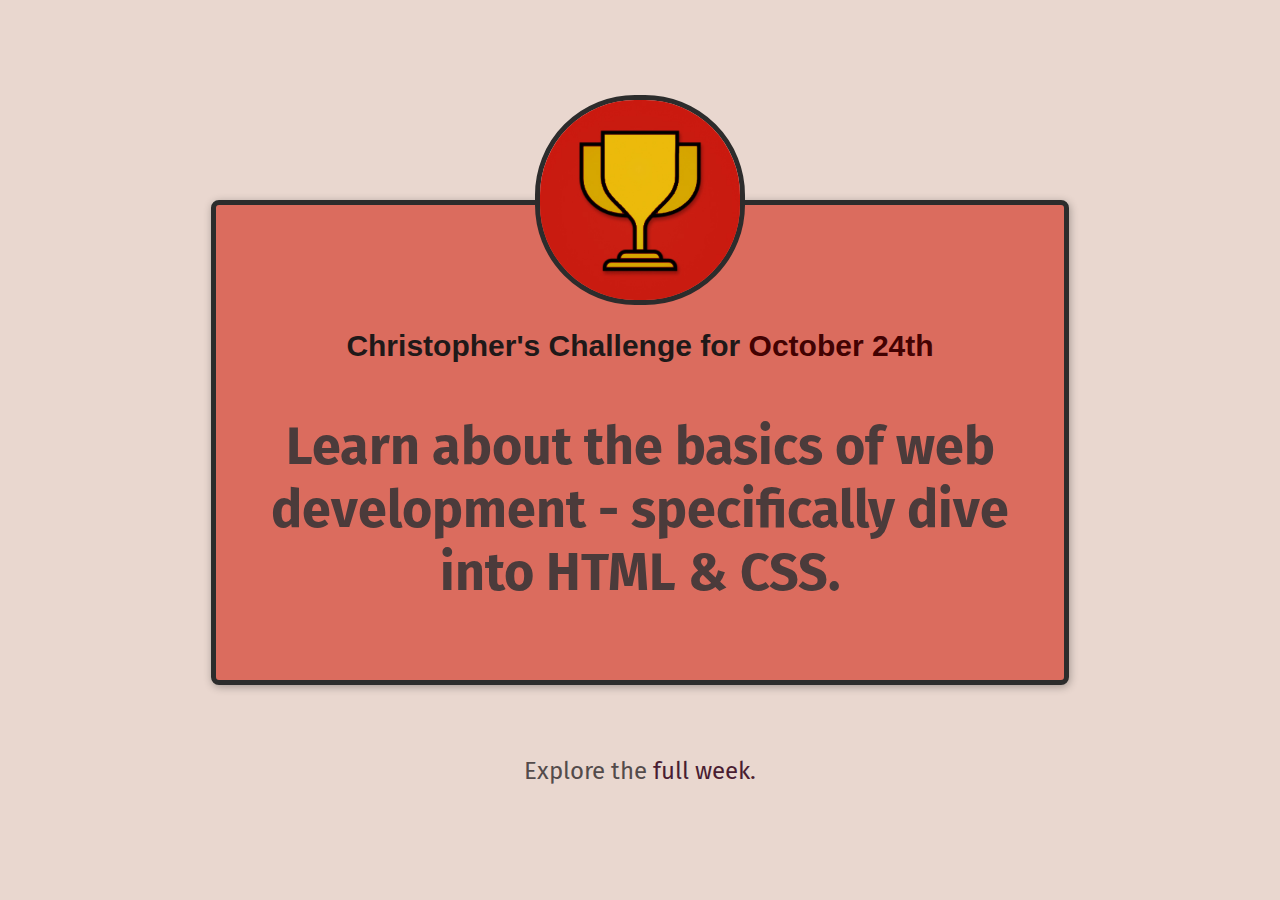
<file: web-dev-complete/index.html>
<!DOCTYPE html>
<html>
  <head>
    <link rel="preconnect" href="https://fonts.googleapis.com" />
    <link rel="preconnect" href="https://fonts.gstatic.com" crossorigin />
    <link
      href="https://fonts.googleapis.com/css2?family=Fira+Sans&display=swap"
      rel="stylesheet"
    />
    <link href="styles/shared.css" rel="stylesheet" />
    <link href="styles/daily-challenge.css" rel="stylesheet" />
    <link rel="preconnect" href="https://fonts.googleapis.com" />
    <link rel="preconnect" href="https://fonts.gstatic.com" crossorigin />
    <link
      href="https://fonts.googleapis.com/css2?family=Fira+Sans&display=swap"
      rel="stylesheet"
    />
    <title>My Daily Challenge</title>
  </head>
  <body>
    <main>
      <img src="images/challenges-trophy.jpg" alt="A trophy" />
      <h1>Christopher's Challenge for <span>October 24th</span></h1>
      <p id="todays-challenge">
        Learn about the basics of web development - specifically dive into HTML
        & CSS.
      </p>
    </main>
    <footer>
      <p>
        Explore the
        <a href="full-week.html">full week.</a>
      </p>
    </footer>
  </body>
</html>
</file>
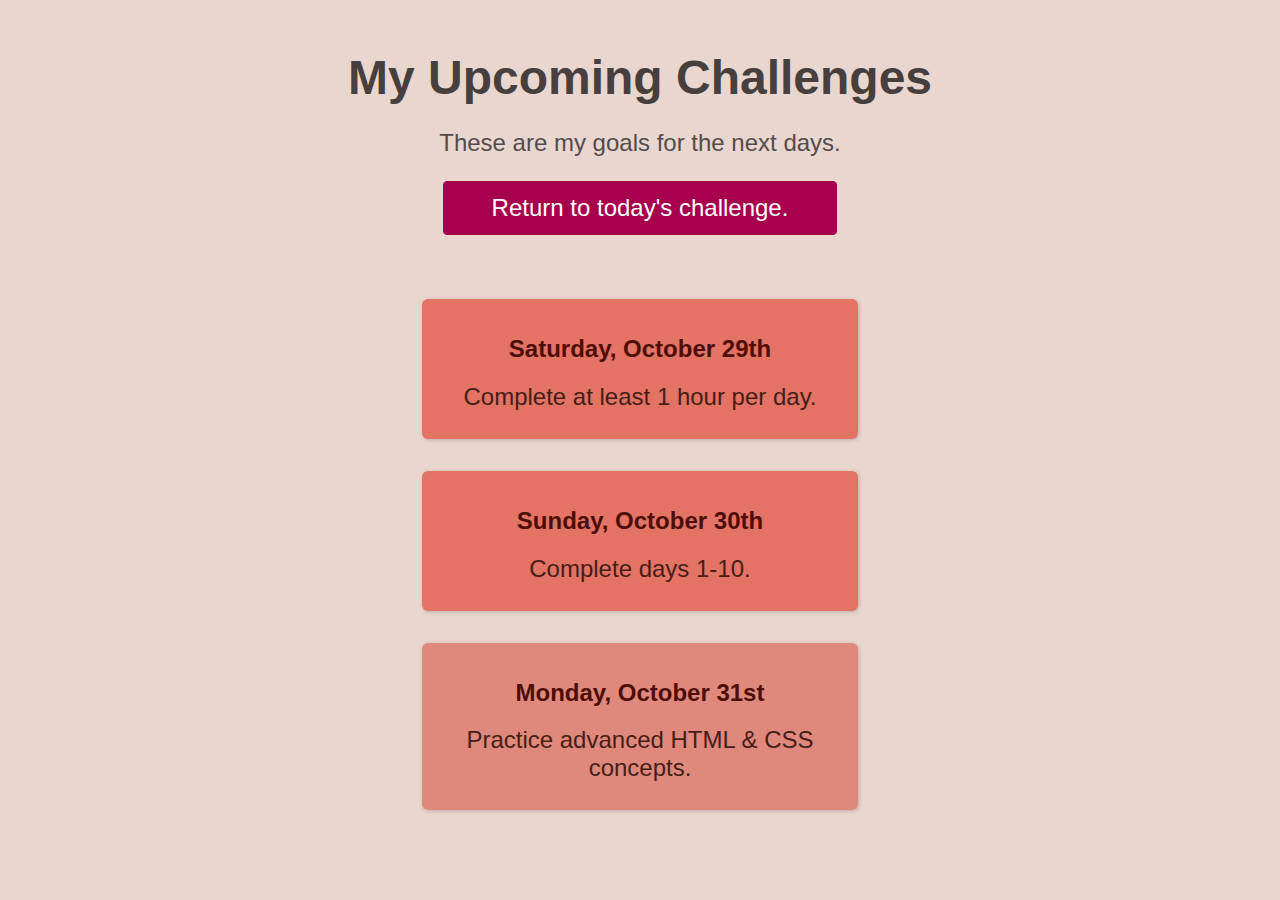
<file: web-dev-complete/full-week.html>
<!DOCTYPE html>
<html lang="en">
  <head>
    <meta charset="UTF-8" />
    <link href="styles/shared.css" rel="stylesheet" />
    <link href="styles/full-week.css" rel="stylesheet" />
    <title>My Upcoming Challenges</title>
  </head>
  <body>
    <header>
      <h1>My Upcoming Challenges</h1>
      <p id="description">These are my goals for the next days.</p>
      <p><a href="index.html">Return to today's challenge.</a></p>
    </header>
    <main>
      <ol>
        <li class="highlight-goal">
          <h2>Saturday, October 29th</h2>
          <p>Complete at least 1 hour per day.</p>
        </li>
        <li class="highlight-goal">
          <h2>Sunday, October 30th</h2>
          <p>Complete days 1-10.</p>
        </li>
        <li>
          <h2>Monday, October 31st</h2>
          <p>Practice advanced HTML & CSS concepts.</p>
        </li>
      </ol>
    </main>
  </body>
</html>
</file>
<file: web-dev-complete/styles/shared.css>
body {
    text-align: center;
    background-color: rgb(233, 215, 207);
    color: rgb(83, 75, 75);
    margin: 50px;
}

h1 {
    font-family: 'Oswald', sans-serif;
  }
  p {
    font-family: 'Fira Sans', sans-serif;
    font-size: 24px;
  }

  a {
    font-family: 'Fira Sans', sans-serif;
    color: rgb(167, 1, 78);
    text-decoration: none;
  }

  a:hover {
    text-decoration: underline;
  }
</file>
<file: web-dev-complete/styles/daily-challenge.css>
main {
  width: 800px;
  margin: 200px auto 72px auto;
  background-color: rgb(219, 108, 94);
  padding: 24px;
  border: 5px solid rgb(44, 44, 44);
  border-radius: 8px;
  box-shadow: 1px 2px 8px rgba(0, 0, 0, 0.3);
}
img {
  width: 200px;
  height: 200px;
  border-radius: 100px;
  border: 5px solid rgb(44, 44, 44);
  margin-top: -134px;
}

h1 {
  font-size: 30px;
  color: rgb(31, 25, 25);
}

a {
  color: rgb(73, 29, 50);
}

span {
  color: rgb(66, 2, 2);
}

#todays-challenge {
  color: rgb(75, 59, 59);
  font-weight: bold;
  font-size: 52px;
}
</file>
<file: web-dev-complete/styles/full-week.css>
header {
    margin-bottom: 64px;
}

h1 {
    font-size: 48px;
    color: rgb(71, 62, 62);
    margin: 0px 0;
}

#description {
    margin-bottom: 12;
}

/* header p {
    margin-bottom: 36px;
} */

a{
    padding: 12px 48px;
    background-color: rgb(167, 1, 78);
    color: white;
    border: 1px solid rgb(167, 1, 78);
    border-radius: 4px;
    font-size: 24px;
    display: inline-block;
    margin: 0px 0;
}

a:hover {
    background-color: rgb(180, 12, 90);
    text-decoration: none;
}

ol {
    list-style: none;
    width: 500px;
    margin: 36px auto 0 auto;
    padding: 0;
}

li {
    padding: 16px;
    box-shadow: 1px 1px 4px rgba(0, 0, 0, 0.2);
    margin: 32px;
    background-color: rgb(223, 136, 124);
    border-radius: 6px;
}

h2 {
    color: rgb(78, 13, 5);
    font-family: 'Oswald', sans-serif;
}

main p {
    margin: 12px;
    color: rgb(71, 29, 22);
}

.highlight-goal {
    background-color: rgb(226, 115, 101);
}
</file>
